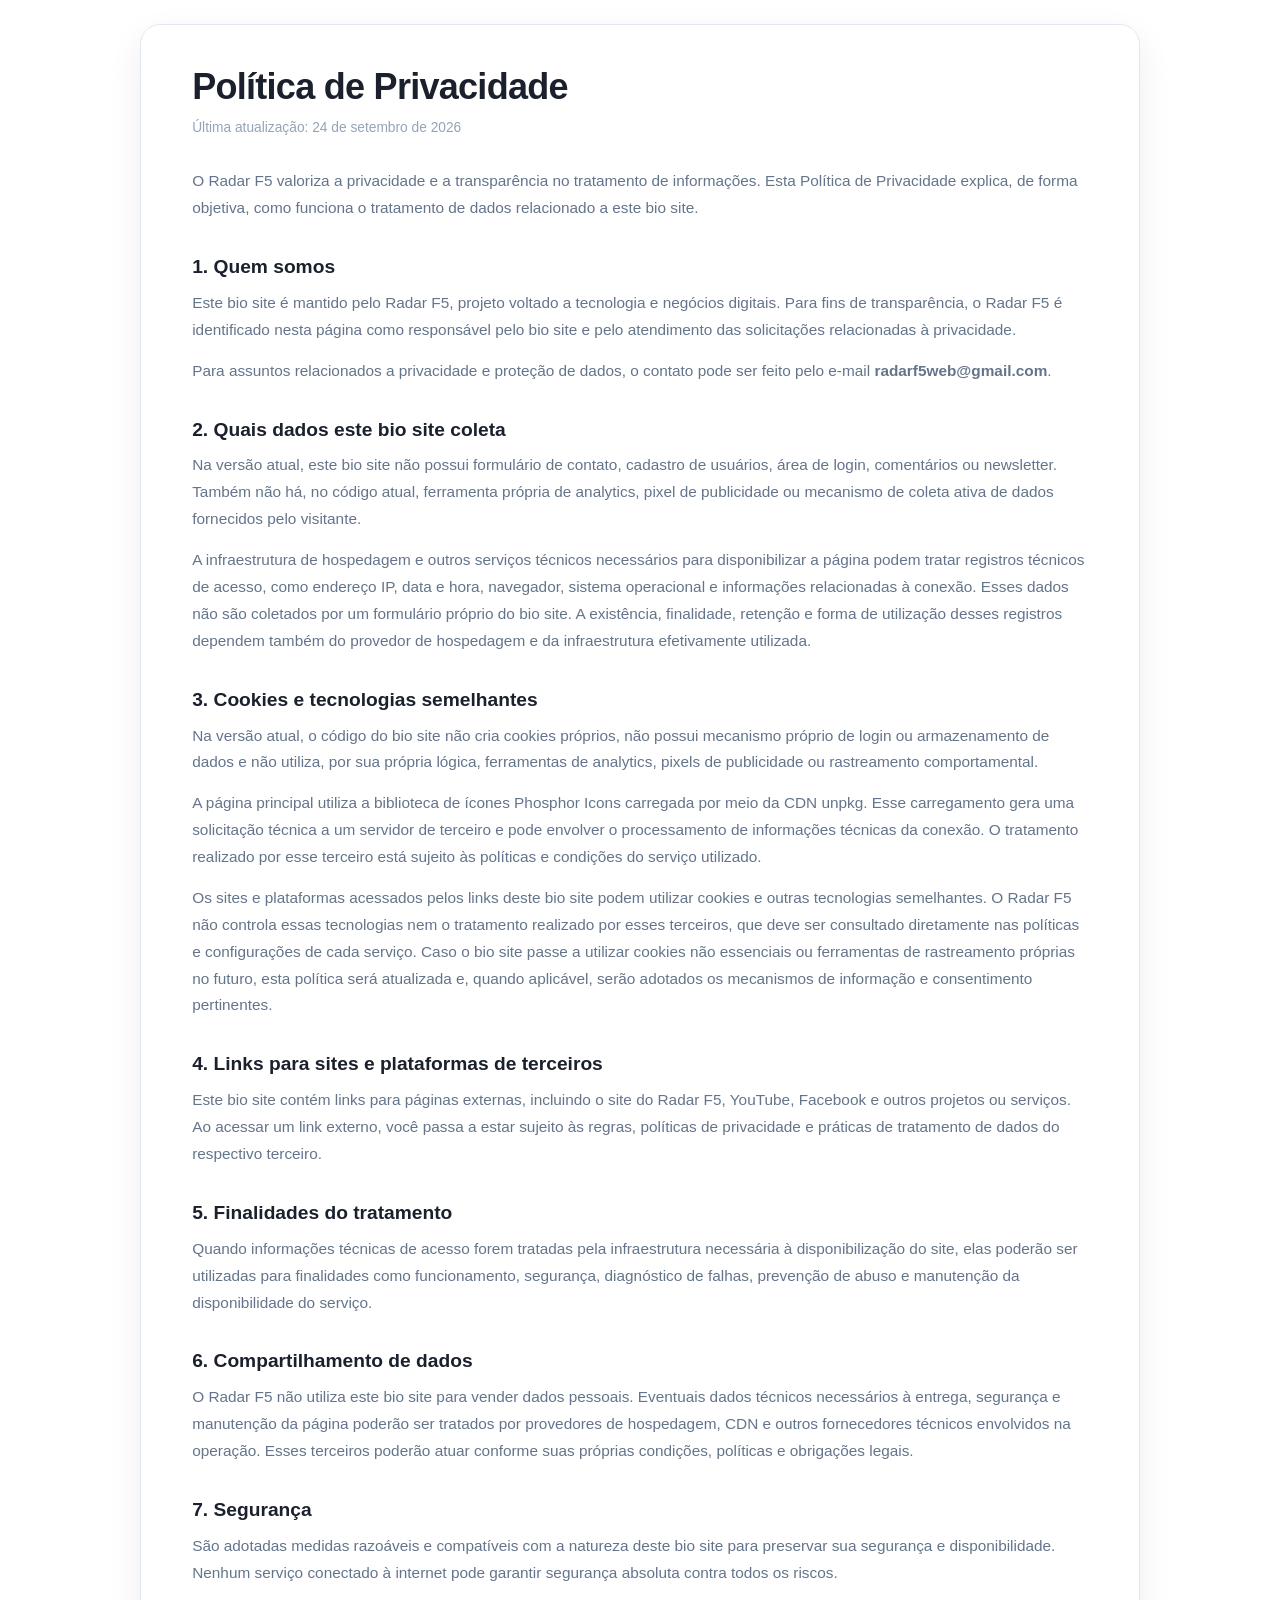
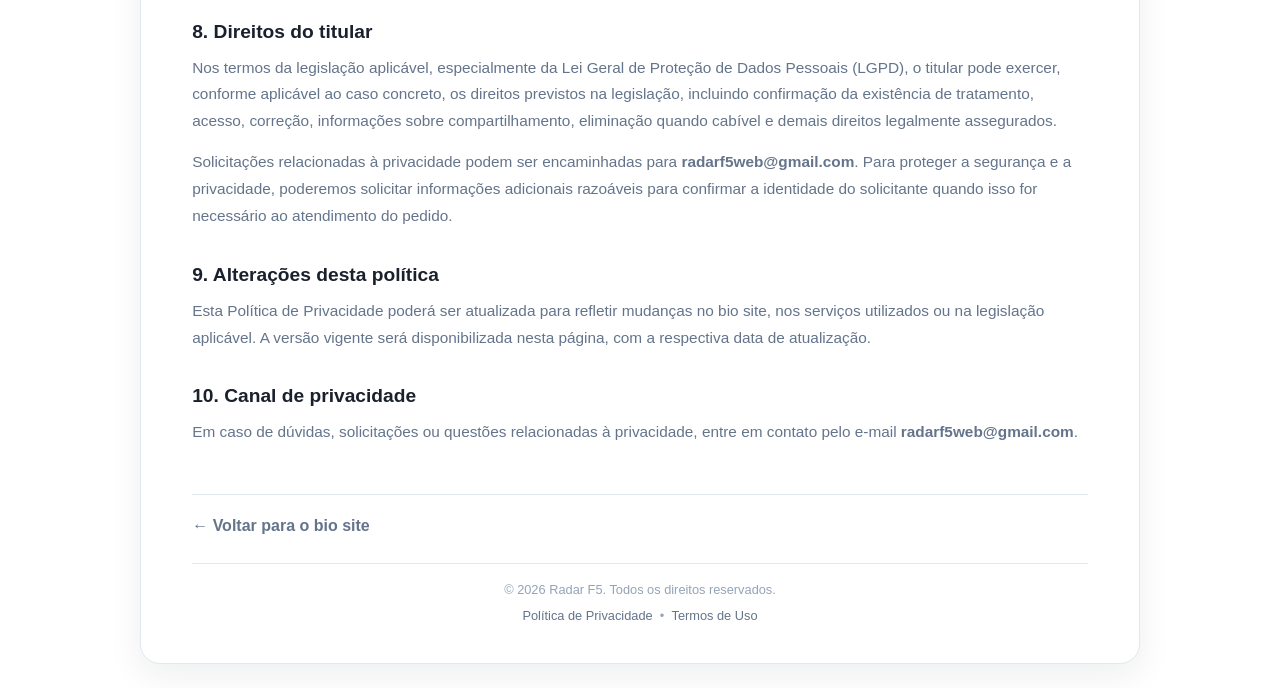
<file: politica-de-privacidade.html>
<!DOCTYPE html>
<html lang="pt-BR">

<head>
  <meta charset="UTF-8">
  <meta name="viewport" content="width=device-width, initial-scale=1.0">
  <title>Política de Privacidade | Radar F5</title>
  <meta name="description" content="Política de Privacidade do bio site Radar F5.">
  <link rel="stylesheet" href="style.css">
  <link rel="icon" type="image/svg+xml" href="favicon.svg">

</head>

<body class="legal-body">

  <div class="bio-wrapper legal-page">

    <main class="legal-content">
      <h1>Política de Privacidade</h1>
      <p class="legal-updated">Última atualização: 24 de setembro de 2026</p>

      <p>O Radar F5 valoriza a privacidade e a transparência no tratamento de informações. Esta Política de Privacidade
        explica, de forma objetiva, como funciona o tratamento de dados relacionado a este bio site.</p>

      <h2>1. Quem somos</h2>
      <p>Este bio site é mantido pelo Radar F5, projeto voltado a tecnologia e negócios digitais. Para fins de
        transparência, o Radar F5 é identificado nesta página como responsável pelo bio site e pelo atendimento das
        solicitações relacionadas à privacidade.</p>
      <p>Para assuntos relacionados a privacidade e proteção de dados, o contato pode ser feito pelo e-mail <a
          href="mailto:radarf5web@gmail.com">radarf5web@gmail.com</a>.</p>

      <h2>2. Quais dados este bio site coleta</h2>
      <p>Na versão atual, este bio site não possui formulário de contato, cadastro de usuários, área de login,
        comentários ou newsletter. Também não há, no código atual, ferramenta própria de analytics, pixel de publicidade
        ou mecanismo de coleta ativa de dados fornecidos pelo visitante.</p>
      <p>A infraestrutura de hospedagem e outros serviços técnicos necessários para disponibilizar a página podem tratar
        registros técnicos de acesso, como endereço IP, data e hora, navegador, sistema operacional e informações
        relacionadas à conexão. Esses dados não são coletados por um formulário próprio do bio site. A existência,
        finalidade, retenção e forma de utilização desses registros dependem também do provedor de hospedagem e da
        infraestrutura efetivamente utilizada.</p>

      <h2>3. Cookies e tecnologias semelhantes</h2>
      <p>Na versão atual, o código do bio site não cria cookies próprios, não possui mecanismo próprio de login ou
        armazenamento de dados e não utiliza, por sua própria lógica, ferramentas de analytics, pixels de publicidade ou
        rastreamento comportamental.</p>
      <p>A página principal utiliza a biblioteca de ícones Phosphor Icons carregada por meio da CDN unpkg. Esse
        carregamento gera uma solicitação técnica a um servidor de terceiro e pode envolver o processamento de
        informações técnicas da conexão. O tratamento realizado por esse terceiro está sujeito às políticas e condições
        do serviço utilizado.</p>
      <p>Os sites e plataformas acessados pelos links deste bio site podem utilizar cookies e outras tecnologias
        semelhantes. O Radar F5 não controla essas tecnologias nem o tratamento realizado por esses terceiros, que deve
        ser consultado diretamente nas políticas e configurações de cada serviço. Caso o bio site passe a utilizar
        cookies não essenciais ou ferramentas de rastreamento próprias no futuro, esta política será atualizada e,
        quando aplicável, serão adotados os mecanismos de informação e consentimento pertinentes.</p>

      <h2>4. Links para sites e plataformas de terceiros</h2>
      <p>Este bio site contém links para páginas externas, incluindo o site do Radar F5, YouTube, Facebook e outros
        projetos ou serviços. Ao acessar um link externo, você passa a estar sujeito às regras, políticas de privacidade
        e práticas de tratamento de dados do respectivo terceiro.</p>

      <h2>5. Finalidades do tratamento</h2>
      <p>Quando informações técnicas de acesso forem tratadas pela infraestrutura necessária à disponibilização do site,
        elas poderão ser utilizadas para finalidades como funcionamento, segurança, diagnóstico de falhas, prevenção de
        abuso e manutenção da disponibilidade do serviço.</p>

      <h2>6. Compartilhamento de dados</h2>
      <p>O Radar F5 não utiliza este bio site para vender dados pessoais. Eventuais dados técnicos necessários à
        entrega, segurança e manutenção da página poderão ser tratados por provedores de hospedagem, CDN e outros
        fornecedores técnicos envolvidos na operação. Esses terceiros poderão atuar conforme suas próprias condições,
        políticas e obrigações legais.</p>

      <h2>7. Segurança</h2>
      <p>São adotadas medidas razoáveis e compatíveis com a natureza deste bio site para preservar sua segurança e
        disponibilidade. Nenhum serviço conectado à internet pode garantir segurança absoluta contra todos os riscos.
      </p>

      <h2>8. Direitos do titular</h2>
      <p>Nos termos da legislação aplicável, especialmente da Lei Geral de Proteção de Dados Pessoais (LGPD), o titular
        pode exercer, conforme aplicável ao caso concreto, os direitos previstos na legislação, incluindo confirmação da
        existência de tratamento, acesso, correção, informações sobre compartilhamento, eliminação quando cabível e
        demais direitos legalmente assegurados.</p>
      <p>Solicitações relacionadas à privacidade podem ser encaminhadas para <a
          href="mailto:radarf5web@gmail.com">radarf5web@gmail.com</a>. Para proteger a segurança e a privacidade,
        poderemos solicitar informações adicionais razoáveis para confirmar a identidade do solicitante quando isso for
        necessário ao atendimento do pedido.</p>

      <h2>9. Alterações desta política</h2>
      <p>Esta Política de Privacidade poderá ser atualizada para refletir mudanças no bio site, nos serviços utilizados
        ou na legislação aplicável. A versão vigente será disponibilizada nesta página, com a respectiva data de
        atualização.</p>

      <h2>10. Canal de privacidade</h2>
      <p>Em caso de dúvidas, solicitações ou questões relacionadas à privacidade, entre em contato pelo e-mail <a
          href="mailto:radarf5web@gmail.com">radarf5web@gmail.com</a>.</p>
    </main>

    <div class="legal-back">
      <a href="index.html">← Voltar para o bio site</a>
    </div>

    <footer>
      <p>© 2026 Radar F5. Todos os direitos reservados.</p>
      <nav class="legal-links" aria-label="Informações legais">
        <a href="politica-de-privacidade.html">Política de Privacidade</a>
        <span aria-hidden="true">•</span>
        <a href="termos-de-uso.html">Termos de Uso</a>
      </nav>
    </footer>
  </div>

</body>

</html>
</file>
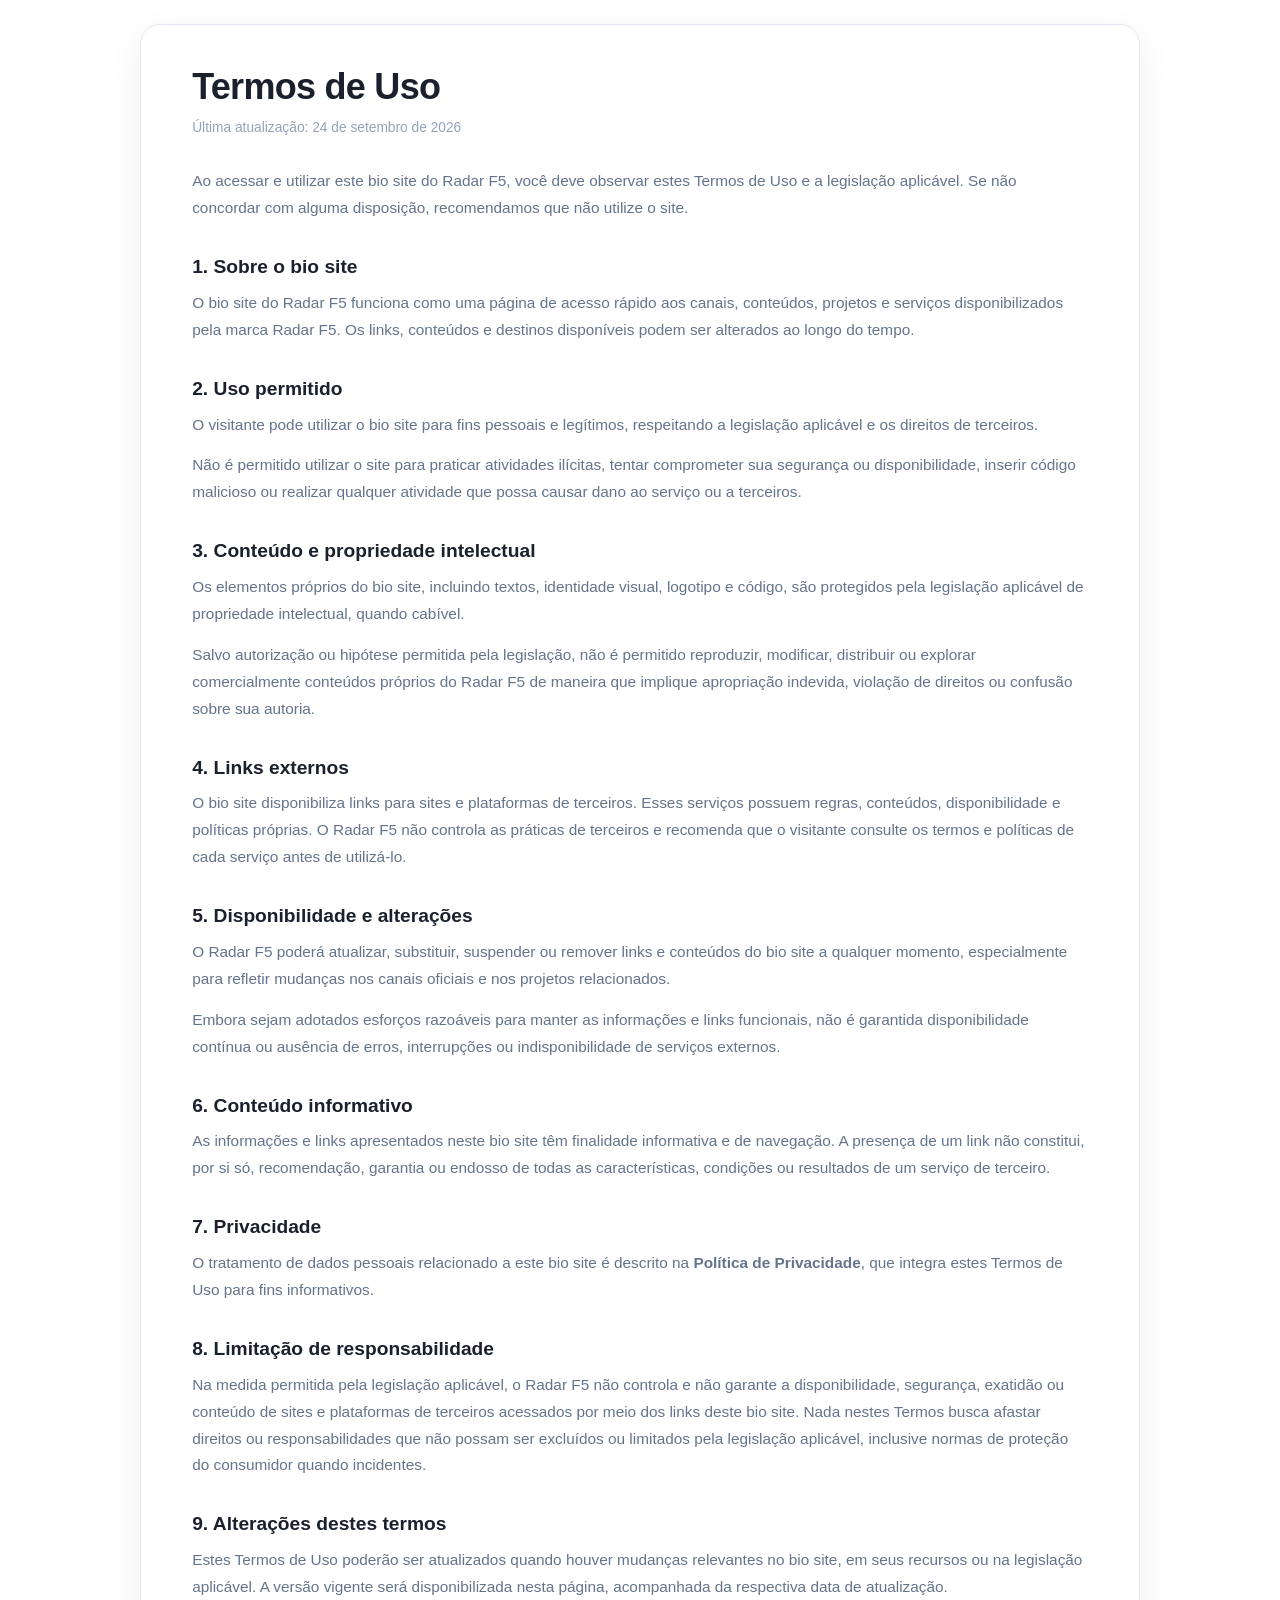
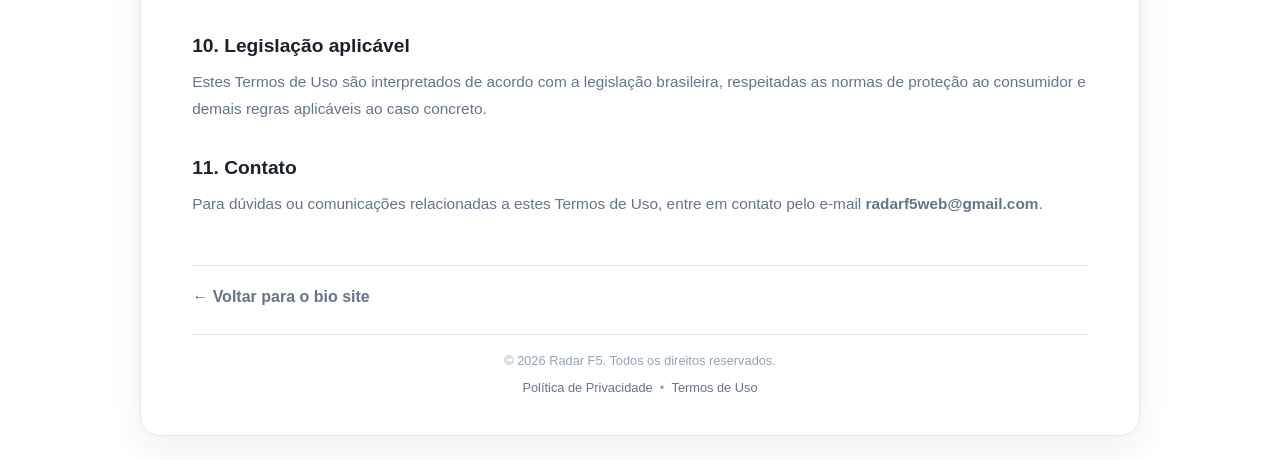
<file: termos-de-uso.html>
<!DOCTYPE html>
<html lang="pt-BR">

<head>
  <meta charset="UTF-8">
  <meta name="viewport" content="width=device-width, initial-scale=1.0">
  <title>Termos de Uso | Radar F5</title>
  <meta name="description" content="Termos de Uso do bio site Radar F5.">
  <link rel="stylesheet" href="style.css">
  <link rel="icon" type="image/svg+xml" href="favicon.svg">

</head>

<body class="legal-body">

  <div class="bio-wrapper legal-page">

    <main class="legal-content">
      <h1>Termos de Uso</h1>
      <p class="legal-updated">Última atualização: 24 de setembro de 2026</p>

      <p>Ao acessar e utilizar este bio site do Radar F5, você deve observar estes Termos de Uso e a legislação
        aplicável. Se não concordar com alguma disposição, recomendamos que não utilize o site.</p>

      <h2>1. Sobre o bio site</h2>
      <p>O bio site do Radar F5 funciona como uma página de acesso rápido aos canais, conteúdos, projetos e serviços
        disponibilizados pela marca Radar F5. Os links, conteúdos e destinos disponíveis podem ser alterados ao longo do
        tempo.</p>

      <h2>2. Uso permitido</h2>
      <p>O visitante pode utilizar o bio site para fins pessoais e legítimos, respeitando a legislação aplicável e os
        direitos de terceiros.</p>
      <p>Não é permitido utilizar o site para praticar atividades ilícitas, tentar comprometer sua segurança ou
        disponibilidade, inserir código malicioso ou realizar qualquer atividade que possa causar dano ao serviço ou a
        terceiros.</p>

      <h2>3. Conteúdo e propriedade intelectual</h2>
      <p>Os elementos próprios do bio site, incluindo textos, identidade visual, logotipo e código, são protegidos pela
        legislação aplicável de propriedade intelectual, quando cabível.</p>
      <p>Salvo autorização ou hipótese permitida pela legislação, não é permitido reproduzir, modificar, distribuir ou
        explorar comercialmente conteúdos próprios do Radar F5 de maneira que implique apropriação indevida, violação de
        direitos ou confusão sobre sua autoria.</p>

      <h2>4. Links externos</h2>
      <p>O bio site disponibiliza links para sites e plataformas de terceiros. Esses serviços possuem regras, conteúdos,
        disponibilidade e políticas próprias. O Radar F5 não controla as práticas de terceiros e recomenda que o
        visitante consulte os termos e políticas de cada serviço antes de utilizá-lo.</p>

      <h2>5. Disponibilidade e alterações</h2>
      <p>O Radar F5 poderá atualizar, substituir, suspender ou remover links e conteúdos do bio site a qualquer momento,
        especialmente para refletir mudanças nos canais oficiais e nos projetos relacionados.</p>
      <p>Embora sejam adotados esforços razoáveis para manter as informações e links funcionais, não é garantida
        disponibilidade contínua ou ausência de erros, interrupções ou indisponibilidade de serviços externos.</p>

      <h2>6. Conteúdo informativo</h2>
      <p>As informações e links apresentados neste bio site têm finalidade informativa e de navegação. A presença de um
        link não constitui, por si só, recomendação, garantia ou endosso de todas as características, condições ou
        resultados de um serviço de terceiro.</p>

      <h2>7. Privacidade</h2>
      <p>O tratamento de dados pessoais relacionado a este bio site é descrito na <a
          href="politica-de-privacidade.html">Política de Privacidade</a>, que integra estes Termos de Uso para fins
        informativos.</p>

      <h2>8. Limitação de responsabilidade</h2>
      <p>Na medida permitida pela legislação aplicável, o Radar F5 não controla e não garante a disponibilidade,
        segurança, exatidão ou conteúdo de sites e plataformas de terceiros acessados por meio dos links deste bio site.
        Nada nestes Termos busca afastar direitos ou responsabilidades que não possam ser excluídos ou limitados pela
        legislação aplicável, inclusive normas de proteção do consumidor quando incidentes.</p>

      <h2>9. Alterações destes termos</h2>
      <p>Estes Termos de Uso poderão ser atualizados quando houver mudanças relevantes no bio site, em seus recursos ou
        na legislação aplicável. A versão vigente será disponibilizada nesta página, acompanhada da respectiva data de
        atualização.</p>

      <h2>10. Legislação aplicável</h2>
      <p>Estes Termos de Uso são interpretados de acordo com a legislação brasileira, respeitadas as normas de proteção
        ao consumidor e demais regras aplicáveis ao caso concreto.</p>

      <h2>11. Contato</h2>
      <p>Para dúvidas ou comunicações relacionadas a estes Termos de Uso, entre em contato pelo e-mail <a
          href="mailto:radarf5web@gmail.com">radarf5web@gmail.com</a>.</p>
    </main>

    <div class="legal-back">
      <a href="index.html">← Voltar para o bio site</a>
    </div>

    <footer>
      <p>© 2026 Radar F5. Todos os direitos reservados.</p>
      <nav class="legal-links" aria-label="Informações legais">
        <a href="politica-de-privacidade.html">Política de Privacidade</a>
        <span aria-hidden="true">•</span>
        <a href="termos-de-uso.html">Termos de Uso</a>
      </nav>
    </footer>
  </div>

</body>

</html>
</file>
<file: style.css>
:root {
  --bg-main: #0c0b10;
  --purple-gradient: linear-gradient(135deg, #4c28d7 0%, #6c3ce9 100%);
  --card-bg: #1c1c24;
  --card-hover: #262632;
  --text-primary: #ffffff;
  --text-secondary: #a1a1aa;
  --neon-yellow: #ccff00;
  --border-color: #2e2e3a;
}

* {
  margin: 0;
  padding: 0;
  box-sizing: border-box;
  font-family: 'Segoe UI', Tahoma, Geneva, Verdana, sans-serif;
}

body {
  background-color: var(--bg-main);
  color: var(--text-primary);
  display: flex;
  justify-content: center;
  align-items: center;
  min-height: 100vh;
  padding: 2rem 1rem;
}

.bio-wrapper {
  width: 100%;
  max-width: 460px;
  background: var(--purple-gradient);
  padding: 2.5rem 1.5rem;
  border-radius: 28px;
  box-shadow: 0 20px 40px rgba(76, 40, 215, 0.25);
  display: flex;
  flex-direction: column;
  align-items: center;
}

.profile {
  text-align: center;
  margin-bottom: 2rem;
}

.brand-header {
  display: flex;
  align-items: center;
  justify-content: center;
  gap: 0.5rem;
  margin-bottom: 0.5rem;
}

.brand-header h1 {
  font-size: 1.8rem;
  font-weight: 800;
  letter-spacing: -0.5px;
  color: var(--text-primary);
  line-height: 1;
  margin: 0;
}

.brand-logo {
  height: 1.8rem;
  width: 1.8rem;
  border-radius: 50%;
  object-fit: cover;
  display: block;
}

.bio {
  color: #e2e8f0;
  font-size: 0.95rem;
  opacity: 0.9;
}

.links-container {
  width: 100%;
  display: flex;
  flex-direction: column;
  gap: 1rem;
}

.link-card {
  display: flex;
  align-items: center;
  justify-content: space-between;
  background-color: var(--card-bg);
  border: 1px solid var(--border-color);
  padding: 1.1rem 1.25rem;
  border-radius: 16px;
  color: var(--text-primary);
  text-decoration: none;
  font-weight: 600;
  transition: all 0.2s ease;
}

.link-card:hover {
  background-color: var(--card-hover);
  transform: translateY(-2px);
  border-color: var(--neon-yellow);
}

.link-card i {
  font-size: 1.4rem;
  color: var(--neon-yellow);
}

.link-card.highlight {
  border-color: rgba(204, 255, 0, 0.4);
}

footer {
  margin-top: 2rem;
  color: #cbd5e1;
  font-size: 0.8rem;
  text-align: center;
  opacity: 0.8;
}

/* Links legais */
.legal-links {
  margin-top: 0.7rem;
  display: flex;
  align-items: center;
  justify-content: center;
  gap: 0.45rem;
  flex-wrap: wrap;
}

.legal-links a {
  color: #e2e8f0;
  text-decoration: none;
  transition: color 0.2s ease;
}

.legal-links a:hover {
  color: var(--neon-yellow);
  text-decoration: underline;
}

/* ==========================================================
   PÁGINAS LEGAIS — Política de Privacidade / Termos de Uso
   Escopo exclusivo: .legal-page
   ========================================================== */

.legal-page {
  --legal-text-primary: #1a202c;
  --legal-text-secondary: #64748b;
  --legal-text-muted: #94a3b8;
  --legal-bg-body: #ffffff;
  --legal-bg-card: #f8fafc;
  --legal-border: #e2e8f0;

  width: 100%;
  max-width: 1000px;
  min-height: calc(100vh - 48px);
  padding: 40px clamp(20px, 4vw, 56px);
  margin: 0 auto;
  background: var(--legal-bg-body);
  color: var(--legal-text-primary);
  border: 1px solid var(--legal-border);
  border-radius: 20px;
  box-shadow: 0 12px 35px rgba(15, 23, 42, 0.07);
  display: flex;
  flex-direction: column;
  align-items: stretch;
}

body.legal-body {
  min-height: 100vh;
  margin: 0;
  padding: 24px 16px;
  background: var(--legal-bg-body);
  color: var(--legal-text-primary);
  display: flex;
  justify-content: center;
  align-items: flex-start;
}

.legal-page .legal-content {
  width: 100%;
  padding: 0;
  background: transparent;
  border: 0;
  border-radius: 0;
  color: var(--legal-text-primary);
  line-height: 1.75;
}

.legal-page .legal-content h1 {
  margin: 0 0 8px;
  color: var(--legal-text-primary);
  font-size: clamp(1.8rem, 3vw, 2.25rem);
  line-height: 1.2;
  letter-spacing: -0.02em;
}

.legal-page .legal-content .legal-updated {
  margin: 0 0 28px;
  color: var(--legal-text-muted);
  font-size: 0.86rem;
}

.legal-page .legal-content h2 {
  margin: 30px 0 10px;
  padding-top: 2px;
  color: var(--legal-text-primary);
  font-size: clamp(1.05rem, 2vw, 1.2rem);
  line-height: 1.35;
}

.legal-page .legal-content p,
.legal-page .legal-content li {
  color: var(--legal-text-secondary);
  font-size: 0.96rem;
  overflow-wrap: anywhere;
}

.legal-page .legal-content p {
  margin: 0 0 14px;
}

.legal-page .legal-content ul {
  margin: 0 0 16px;
  padding-left: 1.25rem;
}

/* Links de e-mail e links internos: discretos, sem sublinhado/hover chamativo. */
.legal-page .legal-content a,
.legal-page .legal-content a:hover,
.legal-page .legal-content a:focus-visible {
  color: var(--legal-text-secondary);
  font-weight: 600;
  text-decoration: none;
}

.legal-page .legal-content a:hover,
.legal-page .legal-content a:focus-visible {
  color: var(--legal-text-primary);
}

/* Voltar ao bio site: cor suave e sem sublinhado. */
.legal-page .legal-back {
  width: 100%;
  margin-top: 34px;
  padding-top: 22px;
  border-top: 1px solid var(--legal-border);
  display: flex;
  justify-content: flex-start;
}

.legal-page .legal-back a,
.legal-page .legal-back a:hover,
.legal-page .legal-back a:focus-visible {
  color: var(--legal-text-secondary);
  font-weight: 600;
  text-decoration: none;
}

.legal-page .legal-back a:hover,
.legal-page .legal-back a:focus-visible {
  color: var(--legal-text-primary);
}

.legal-page footer {
  width: 100%;
  margin-top: 28px;
  padding-top: 18px;
  border-top: 1px solid var(--legal-border);
  color: var(--legal-text-muted);
  opacity: 1;
}

.legal-page .legal-links a,
.legal-page .legal-links a:hover,
.legal-page .legal-links a:focus-visible {
  color: var(--legal-text-secondary);
  text-decoration: none;
}

.legal-page .legal-links a:hover,
.legal-page .legal-links a:focus-visible {
  color: var(--legal-text-primary);
}

@media (max-width: 640px) {
  body.legal-body {
    padding: 0;
  }

  .legal-page {
    min-height: 100vh;
    padding: 28px 18px 24px;
    border: 0;
    border-radius: 0;
    box-shadow: none;
  }

  .legal-page .legal-content p,
  .legal-page .legal-content li {
    font-size: 0.93rem;
  }

  .legal-page .legal-content h2 {
    margin-top: 26px;
  }
}
</file>
